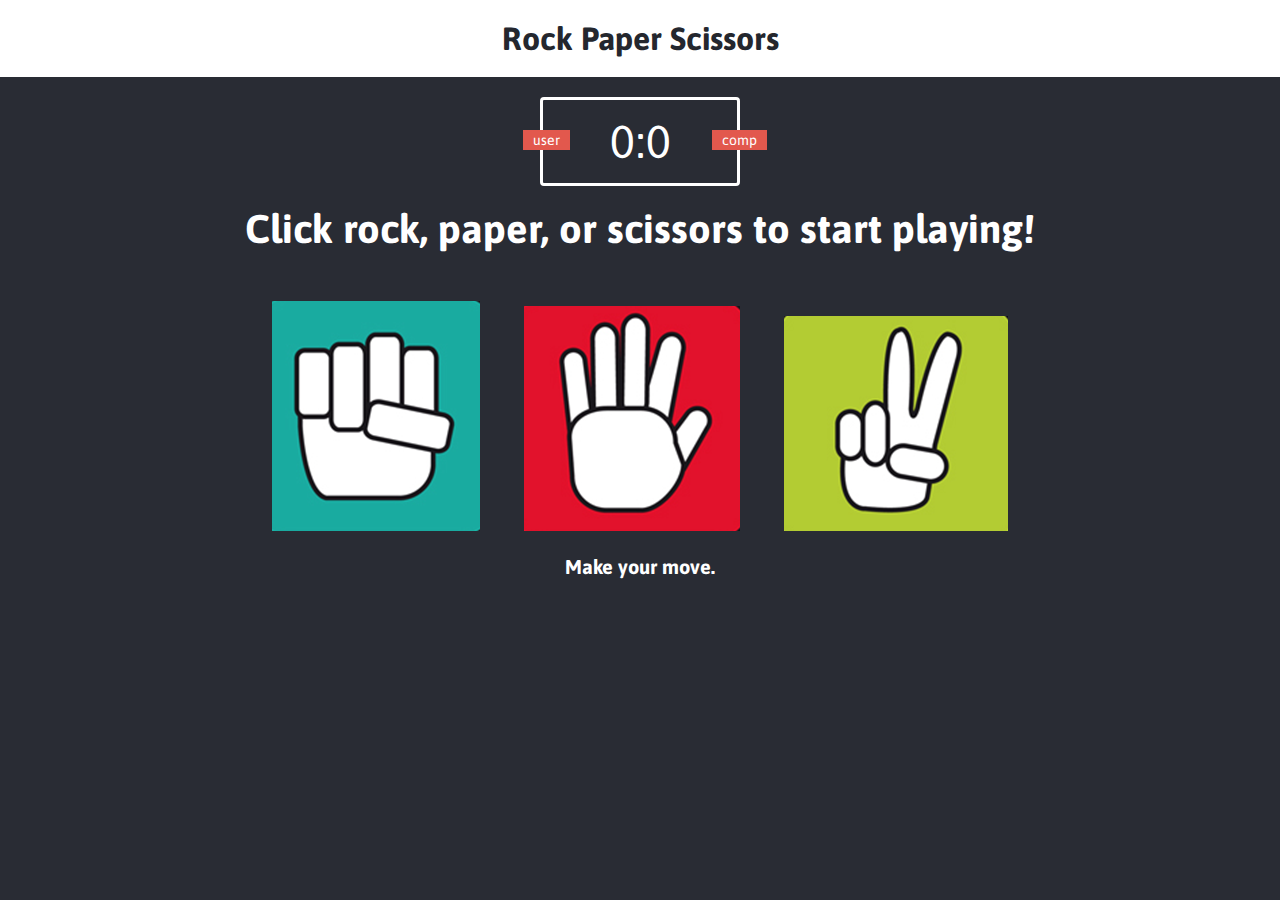
<file: All in one example/index.html>
<!DOCTYPE html>
<html>
  <head>
    <meta charset="utf-8" />
    <title>Rock Paper Scissors Game</title>
    <link rel="stylesheet" href="style.css" />
  </head>
  <body>
    <header>
      <h1>Rock Paper Scissors</h1>
    </header>

    <div class="score-board">
      <div id="player-label" class="player-name">user</div>
      <div id="computer-label" class="player-name">comp</div>
      <span id="user-score">0</span>:<span id="computer-score">0</span>
    </div>

    <div class="result">
      <p>Click rock, paper, or scissors to start playing!</p>
    </div>

    <div class="choices">
      <div class="choice" id="rock">
        <img src="images/rock.PNG" alt="rock" />
      </div>
      <div class="choice" id="paper">
        <img src="images/paper.PNG" alt="paper" />
      </div>
      <div class="choice" id="scissors">
        <img src="images/scissors.PNG" alt="scissors" />
      </div>
    </div>

    <p id="action-message">Make your move.</p>
    <script src="app.js" charset="utf-8"></script>
  </body>
</html>
</file>
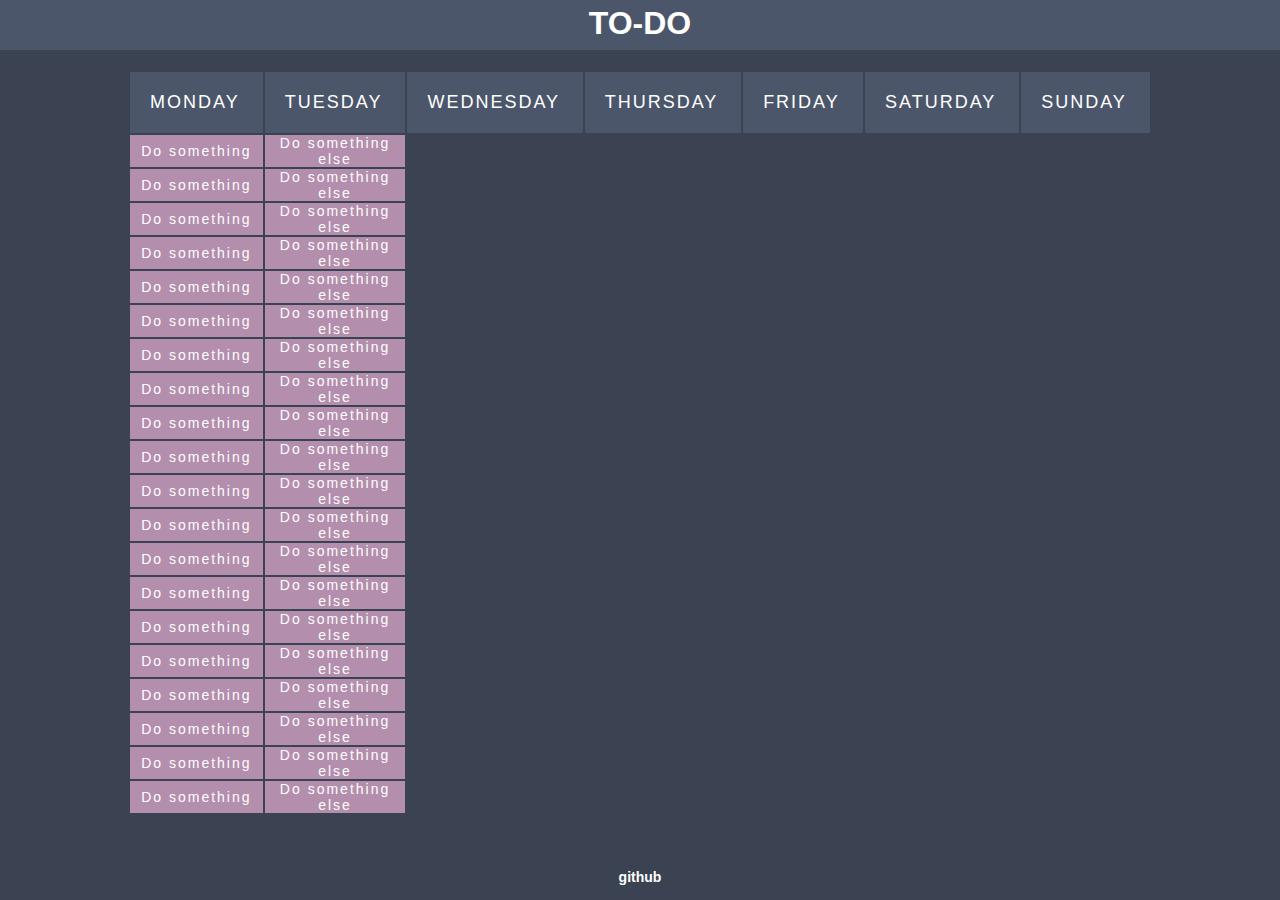
<file: to do list/index.html>
<!DOCTYPE html>
<html lang="en">
  <head>
    <meta charset="UTF-8" />
    <meta name="viewport" content="width=device-width, initial-scale=1.0" />
    <link href="./style.css" type="text/css" rel="stylesheet" />
    <title>To Do List</title>
  </head>
  <body>
    <div id="container">
      <div id="content">
        <header id="title">
          <h1>To-do</h1>
        </header>

        <main>
          <table>
            <thead>
              <tr>
                <th>
                  Monday
                </th>
                <th>
                  Tuesday
                </th>
                <th>
                  Wednesday
                </th>
                <th>
                  Thursday
                </th>
                <th>
                  Friday
                </th>
                <th>
                  Saturday
                </th>
                <th>
                  Sunday
                </th>
              </tr>
            </thead>
            <tbody></tbody>
          </table>
        </main>
      </div>
      <footer>
        <a href="https://github.com/ludwj61" target="_blank"
          ><p id="link">github</p></a
        >
      </footer>
    </div>
    <script type="text/javascript" src="script.js"></script>
  </body>
</html>
</file>
<file: All in one example/style.css>
@import url("https://fonts.googleapis.com/css?family=Asap:400,500,700&display=swap");

* {
  margin: 0;
  padding: 0;
  box-sizing: border-box;
}

body {
  background-color: #292c34;
}

header {
  background: white;
  padding: 20px;
}

header > h1 {
  color: #24272e;
  text-align: center;
  font-family: Asap, sans-serif;
}

.score-board {
  margin: 20px auto;
  border: 3px solid white;
  border-radius: 4px;
  text-align: center;
  width: 200px;
  color: white;
  font-size: 46px;
  padding: 15px 20px;
  font-family: Asap, sans-serif;
  position: relative;
}

.player-name {
  background: #e2584d;
  color: white;
  font-size: 14px;
  padding: 2px 10px;
  font-family: Asap, sans-serif;
}

#player-label {
  position: absolute;
  top: 30px;
  left: -20px;
}

#computer-label {
  position: absolute;
  top: 30px;
  right: -30px;
}

.result {
  font-size: 40px;
  color: white;
}

.result > p {
  text-align: center;
  font-weight: bold;
  font-family: Asap, sans-serif;
}

.choices {
  margin-top: 50px;
  text-align: center;
}

.choice {
  display: inline-block;
  margin: 0 20px;
  transition: all 0.3s ease;
}

.choice:hover {
  cursor: pointer;
  background: #24272e;
}

#action-message {
  text-align: center;
  color: white;
  font-family: Asap, sans-serif;
  font-weight: bold;
  font-size: 20px;
  margin-top: 20px;
}
</file>
<file: to do list/style.css>
* {
  box-sizing: border-box;
  padding: 0;
  margin: 0;
}

html,
body {
  background-color: #3b4252;
  color: #fff;
  text-align: center;
  margin: 0 auto;
}

/* header */
#title {
  background-color: #4c566a;
  width: 100%;
  height: 50px;
  font-family: "Oswald", sans-serif;
  font-size: 16px;
  text-transform: uppercase;
  padding-top: 0.3em;
}

/* content */
#container {
  position: relative;
  min-height: 100vh;
}

/* Table */
table {
  height: 40%;
  left: 10%;
  margin: 20px auto;
  overflow-y: scroll;
  position: static;
  width: 80%;
}

thead,
th {
  background: #4c566a;
  color: #fff;
  font-family: "Lato", sans-serif;
  font-size: 18px;
  font-weight: 100;
  letter-spacing: 2px;
  text-transform: uppercase;
}

td {
  background: #b48ead;
  color: #fff;
  font-family: "Lato", sans-serif;
  font-size: 14px;
  font-weight: 100;
  letter-spacing: 2px;
  text-transform: none;
}

tr {
  background: #f4f7f8;
  border-bottom: 1px solid #fff;
  margin-bottom: 5px;
  font-size: 18px;
}

th {
  font-family: "Lato", sans-serif;
  font-weight: 400;
  padding: 20px;
  text-align: left;
  width: 400px;
  font-size: 18px;
}

/* footer */
#content-wrap {
  padding-bottom: 2.5rem;
  /* Footer height */
}

footer {
  position: absolute;
  bottom: 0;
  width: 100%;
  height: 2.5rem;
  /* Footer height */
  font-family: "Oswald", sans-serif;
  font-size: 16px;
  font-weight: 300;
}

a {
  text-decoration: none;
  font-weight: bold;
  font-size: 14px;
}

a:link,
a:visited,
a:active {
  color: white;
}

a:hover {
  color: #b48ead;
}

#link {
  padding-top: 0.65em;
}
</file>
